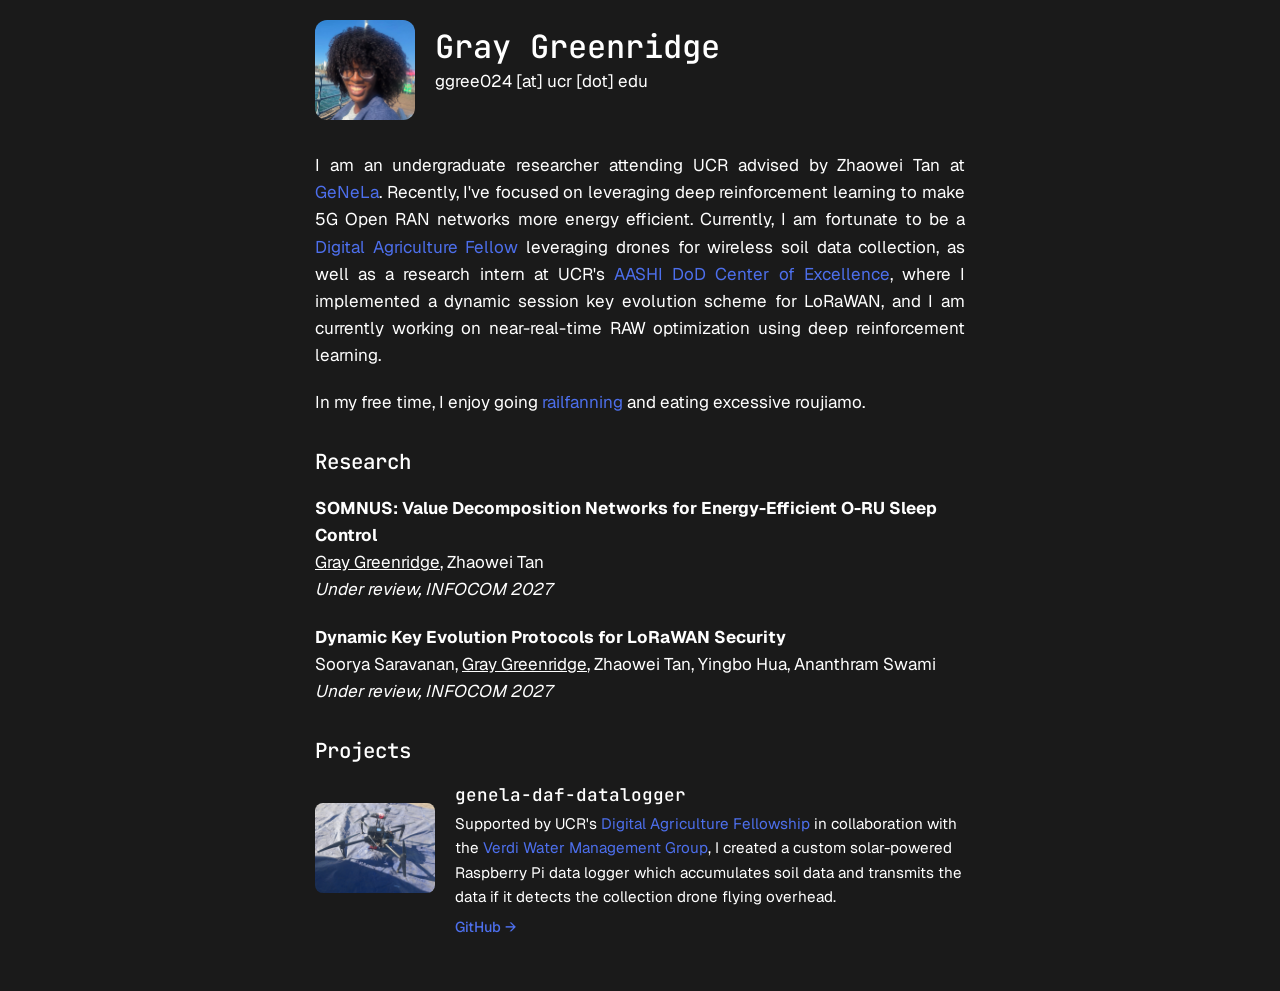
<file: index.html>
<html lang="en">

<head>
    <title>Gray</title>
    <link rel="stylesheet" href="stylesheet.css">
    <meta name="viewport" content="width=device-width, initial-scale=1.0">
    <meta name="google-site-verification" content="7FlgEmVqoOB1BhO_HvRHb4YzJjVlGPB8psGFXc4YxLY" />
    <link rel="icon" type="image/png" href="favicon.png">
    <link rel="preconnect" href="https://fonts.googleapis.com">
    <link rel="preconnect" href="https://fonts.gstatic.com" crossorigin>
    <link
        href="https://fonts.googleapis.com/css2?family=Geist:ital,wght@0,100..900;1,100..900&family=JetBrains+Mono:ital,wght@0,100..800;1,100..800&display=swap"
        rel="stylesheet">
</head>

<body>
    <div class="main-wrapper" role="main">

        <header class="site-header">
            <img src="photo.JPEG" alt="Gray Greenridge" class="portrait">
            <div>
                <h1>Gray Greenridge</h1>
                <p>ggree024 [at] ucr [dot] edu</p>
            </div>

        </header>

        <div class="content">
            <p>
                I am an undergraduate researcher attending UCR advised by Zhaowei Tan at
                <a href="https://cs.ucr.edu/~ztan/group.html" target="_blank">GeNeLa</a>.
                Recently, I've focused on leveraging deep reinforcement learning to make
                5G Open RAN networks more energy efficient. Currently, I am fortunate to be a <a href="https://rise.ucr.edu/programs/research-opportunities/digital-agriculture-fellowship"
                    target="_blank">Digital Agriculture Fellow</a> leveraging drones for wireless soil data collection, as well as a research intern at UCR's
                <a href="https://aashi.center-of-excellence.ucr.edu/aashi" target="_blank">AASHI DoD Center of
                    Excellence</a>,
                where I implemented a dynamic session key evolution scheme for LoRaWAN, and I am currently working on near-real-time RAW optimization using deep reinforcement learning.
            </p>

            <p>
                In my free time, I enjoy going
                <a href="https://en.wikipedia.org/wiki/Railfan" target="_blank">railfanning</a> and eating excessive roujiamo.
            </p>

            <section class="papers">
                <h2>Research</h2>

                <div class="paper">
                    <p>
                        <strong>SOMNUS: Value Decomposition Networks for
                            Energy-Efficient O-RU Sleep Control</strong><br>
                        <span style="text-decoration: underline;">Gray Greenridge</span>, Zhaowei Tan<br>
                        <em>Under review, INFOCOM 2027</em>
                    </p>
                </div>

                <div class="paper">
                    <p>
                        <strong>Dynamic Key Evolution Protocols for LoRaWAN
                            Security</strong><br>
                        Soorya Saravanan, <span style="text-decoration: underline;">Gray Greenridge</span>, Zhaowei Tan,
                        Yingbo Hua, Ananthram Swami<br>
                        <em>Under review, INFOCOM 2027</em>
                    </p>
                </div>
            </section>

            <section class="projects">
                <h2>Projects</h2>

                <div class="project-card">
                    <img src="photos/genela-daf-thumb.JPEG" alt="Drone Project Thumbnail" class="project-thumb">
                    <div class="project-details">
                        <h3>genela-daf-datalogger</h3>
                        <p>Supported by UCR's <a href="https://rise.ucr.edu/programs/research-opportunities/digital-agriculture-fellowship" target="_blank">Digital Agriculture Fellowship</a> in collaboration with the <a href="https://www.ucrwater.com/" target="_blank">Verdi Water Management Group</a>, I created a custom solar-powered Raspberry Pi data logger which accumulates soil data and transmits the data if it detects the collection drone flying overhead.</p>
                        <a href="https://github.com/grayzing/genela-daf" target="_blank" class="github-link">GitHub →</a>
                    </div>
                </div>
            </section>

            
        </div>
    </div>
</body>

</html>
</file>
<file: stylesheet.css>
body {
    margin: 0;
    min-height: 100vh;
    display: flex;
    justify-content: center;
    align-items: center;
    padding: 20px;
    box-sizing: border-box;

    font-family: "Geist", sans-serif;
    font-size: 17px;
    line-height: 1.6;
    background-color: #1A1A1A;
    color: #FFFFFF;
}

.main-wrapper {
    width: min(90%, 650px);
    text-align: justify;
}

.site-header {
    display: flex;
    align-items: center;
    justify-content: flex-start;
    gap: 1.25rem;
    margin-bottom: 2rem;
    text-align: left;
}

.portrait {
    width: 100px;
    height: 100px;
    object-fit: cover;
    border-radius: 12px;
    flex-shrink: 0;
}

h1 {
    margin: 0;

    font-family: "JetBrains Mono", monospace;
    font-size: 2rem;
    font-weight: 500;
    line-height: 1.3;
}

h2 {
    margin: 0;

    font-family: "JetBrains Mono", monospace;
    font-size: 1.8rem;
    font-weight: 500;
    line-height: 1.3;
}

h3 {
    margin: 0;

    font-family: "JetBrains Mono", monospace;
    font-size: 1.6rem;
    font-weight: 500;
    line-height: 1.3;
}

h4 {
    margin: 0;

    font-family: "JetBrains Mono", monospace;
    font-size: 1.4rem;
    font-weight: 500;
    line-height: 1.3;
}

p {
    margin: 0 0 1.2rem;
}

code {
    font-size: 1rem;
    color: #ff355d;
}

.content img {
    max-width: 100%;
    height: auto;
    display: block;
    margin: 1.2rem auto;
    border-radius: 8px;
}

.papers {
    margin: 2rem 0;
    text-align: left;
}

.papers h2 {
    margin: 0 0 1.25rem;

    font-family: "JetBrains Mono", monospace;
    font-size: 1.3rem;
    font-weight: 500;
}

.paper {
    margin-bottom: 1.25rem;
}

.paper p {
    margin: 0;
}

a {
    color: #4d6fec;
    text-decoration: none;
}

a:hover {
    text-decoration: underline;
}

/* Projects Section */
.projects {
    margin: 2rem 0;
    text-align: left;
}

.projects h2 {
    margin: 0 0 1.25rem;
    font-family: "JetBrains Mono", monospace;
    font-size: 1.3rem;
    font-weight: 500;
}

.project-card {
    display: flex;
    gap: 1.25rem;
    align-items: flex-start;
    margin-bottom: 1.5rem;
}

.project-thumb {
    width: 120px;
    height: 90px;
    object-fit: cover;
    border-radius: 8px;
    flex-shrink: 0;
}

.project-details {
    flex-grow: 1;
}

.project-details h3 {
    font-family: "JetBrains Mono", monospace;
    font-size: 1.1rem;
    font-weight: 500;
    margin: 0 0 0.3rem 0;
}

.project-details p {
    margin: 0 0 0.4rem 0;
    font-size: 0.95rem;
}

.github-link {
    font-size: 0.9rem;
    font-weight: 500;
}

@media (max-width: 480px) {

    .project-card {
        flex-direction: column;
        gap: 0.75rem;
    }

    .project-thumb {
        width: 100%;
        height: 160px;
    }
    .main-wrapper {
        text-align: left;
    }

    .site-header {
        gap: 1rem;
    }

    .portrait {
        width: 80px;
        height: 80px;
    }

    h1 {
        font-size: 1.6rem;
    }

    h2 {
        font-size: 1.4rem;
    }

    h3 {
        font-size: 1.2rem;
    }

    h4 {
        font-size: 1rem;
    }
}
</file>
